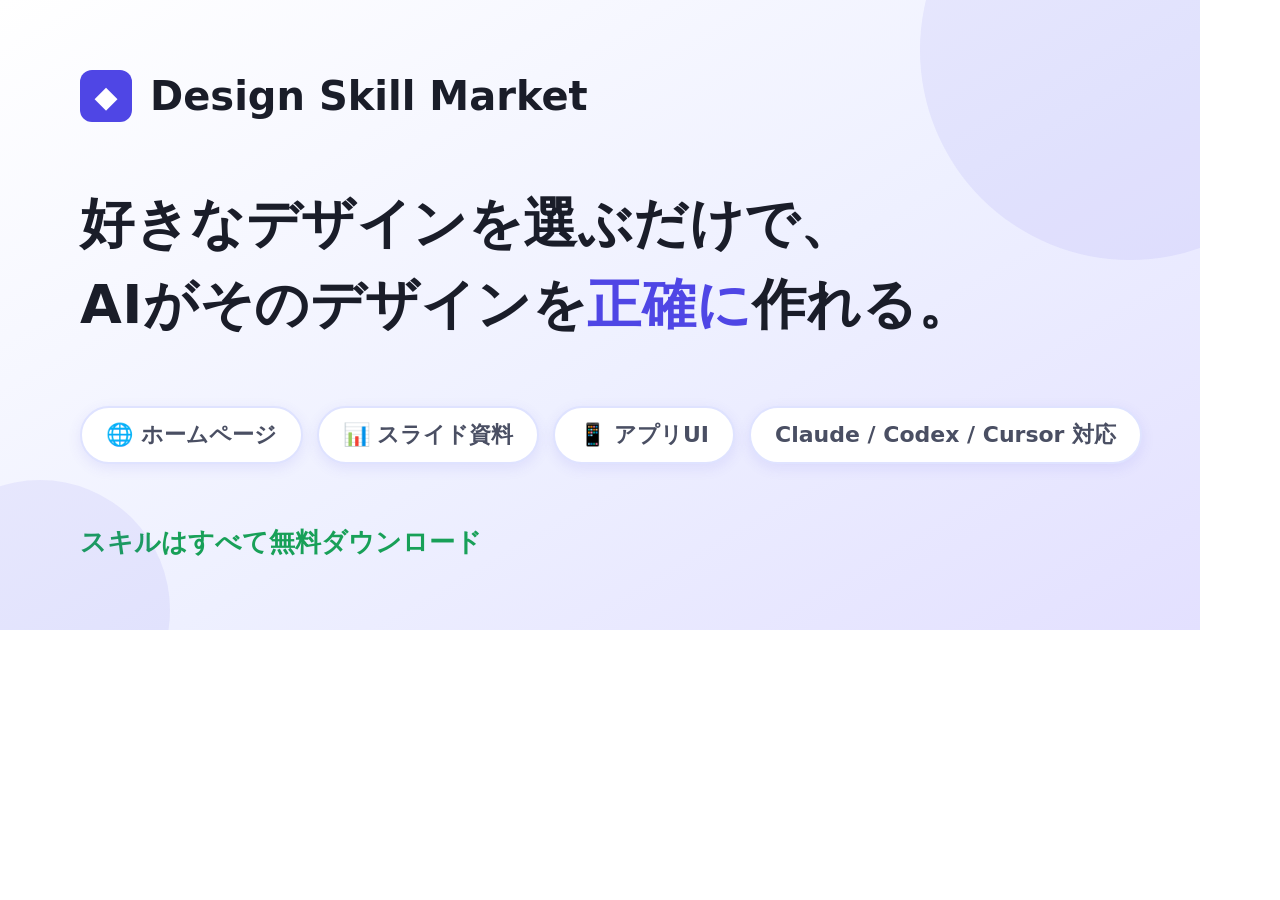
<file: ogp.html>
<!DOCTYPE html>
<html lang="ja">
<head>
<meta charset="UTF-8">
<style>
  * { margin: 0; padding: 0; box-sizing: border-box; }
  body { font-family: "Hiragino Sans", "Yu Gothic", system-ui, sans-serif; }
  .card {
    width: 1200px; height: 630px; position: relative; overflow: hidden;
    background: linear-gradient(150deg, #ffffff 0%, #eef0ff 55%, #e3e0ff 100%);
    padding: 70px 80px; display: flex; flex-direction: column; justify-content: space-between;
  }
  .logo { display: flex; align-items: center; gap: 18px; font-size: 40px; font-weight: 800; color: #1a1d29; }
  .mark { width: 52px; height: 52px; border-radius: 12px; background: #4f46e5; display: flex; align-items: center; justify-content: center; }
  .mark span { color: #fff; font-size: 30px; }
  h1 { font-size: 54px; line-height: 1.5; font-weight: 800; color: #1a1d29; letter-spacing: .01em; white-space: nowrap; }
  h1 b { color: #4f46e5; }
  .chips { display: flex; gap: 14px; }
  .chip {
    background: #fff; border: 2px solid #dfe3ff; border-radius: 999px;
    padding: 12px 24px; font-size: 22px; font-weight: 700; color: #4a4f63;
    box-shadow: 0 4px 14px rgba(79,70,229,.10); white-space: nowrap;
  }
  .bottom { display: flex; justify-content: space-between; align-items: center; }
  .free { font-size: 26px; font-weight: 800; color: #18a058; }
  .deco { position: absolute; border-radius: 50%; background: #4f46e5; opacity: .08; }
</style>
</head>
<body>
<div class="card">
  <div class="deco" style="width:420px;height:420px;right:-140px;top:-160px"></div>
  <div class="deco" style="width:260px;height:260px;left:-90px;bottom:-110px"></div>
  <div class="logo"><div class="mark"><span>◆</span></div> Design Skill Market</div>
  <h1>好きなデザインを選ぶだけで、<br>AIがそのデザインを<b>正確に</b>作れる。</h1>
  <div class="chips">
    <div class="chip">🌐 ホームページ</div>
    <div class="chip">📊 スライド資料</div>
    <div class="chip">📱 アプリUI</div>
    <div class="chip">Claude / Codex / Cursor 対応</div>
  </div>
  <div class="bottom">
    <div class="free">スキルはすべて無料ダウンロード</div>
  </div>
</div>
</body>
</html>
</file>
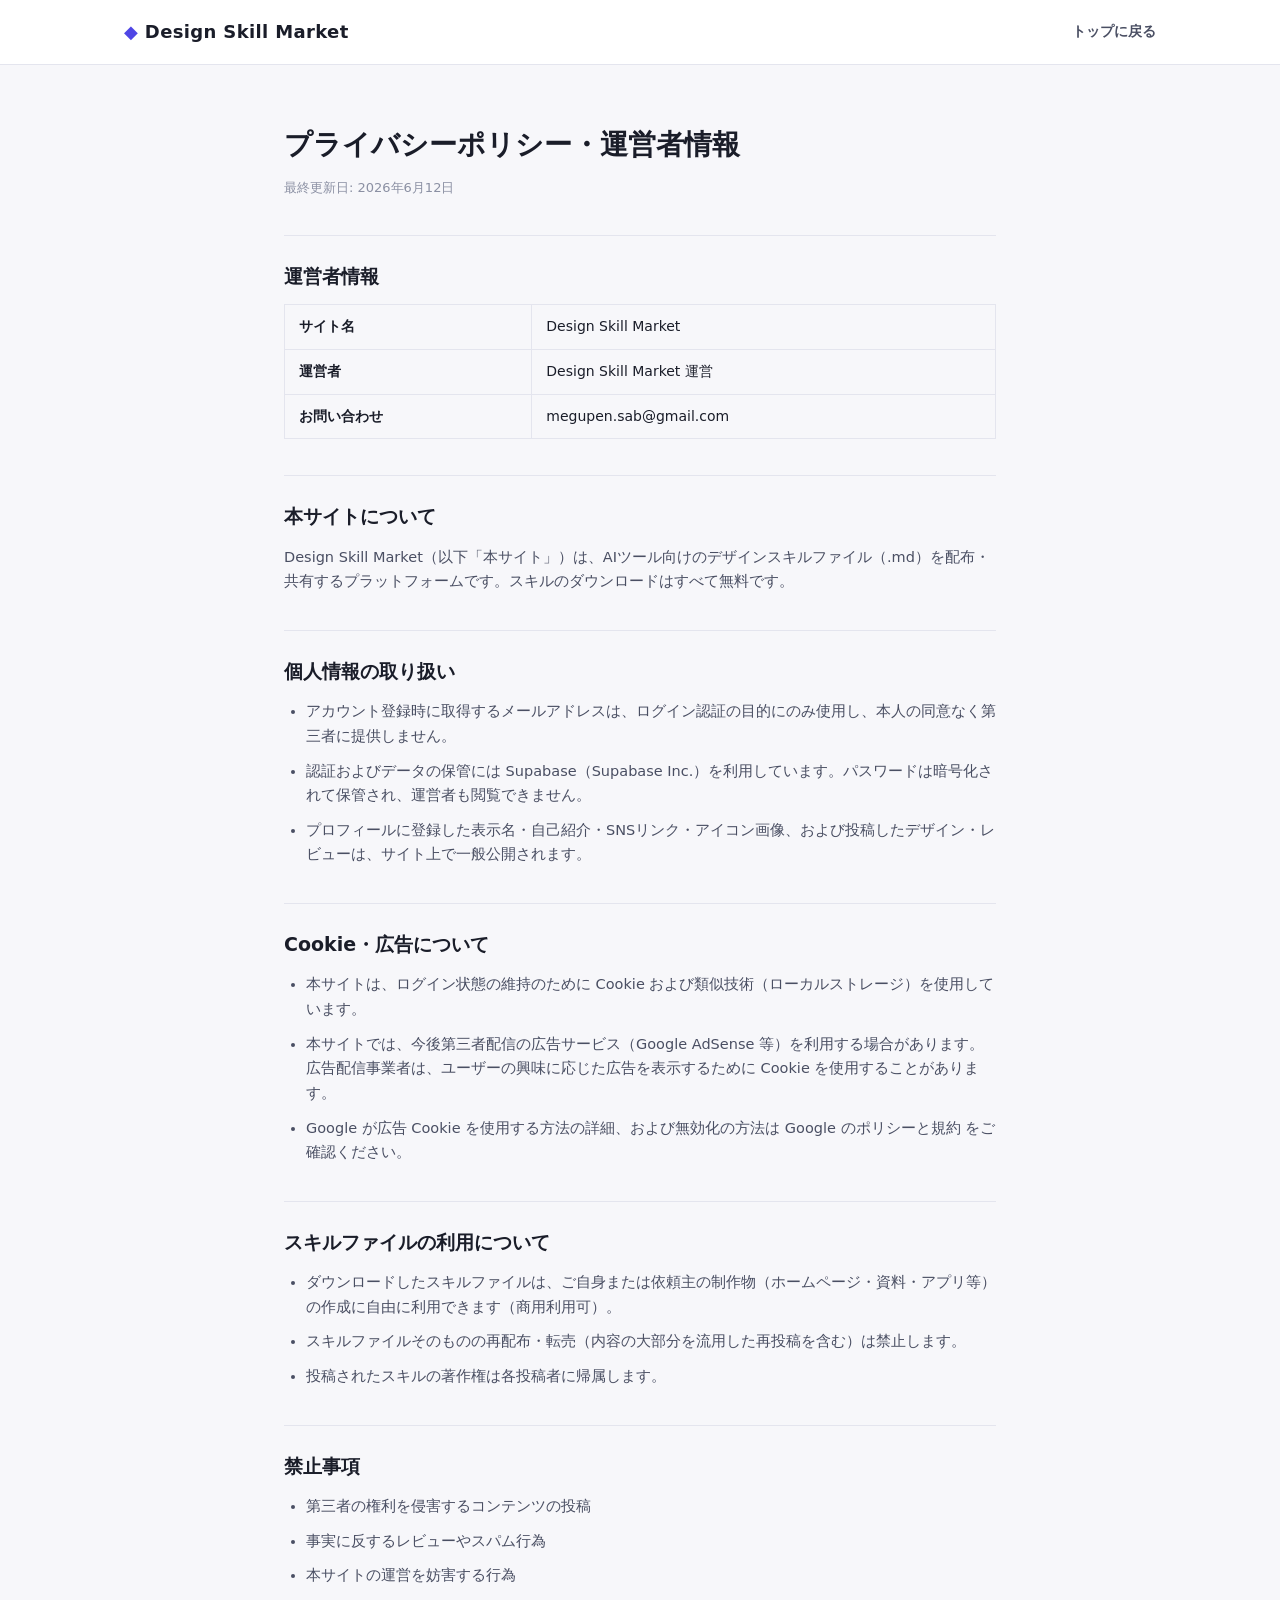
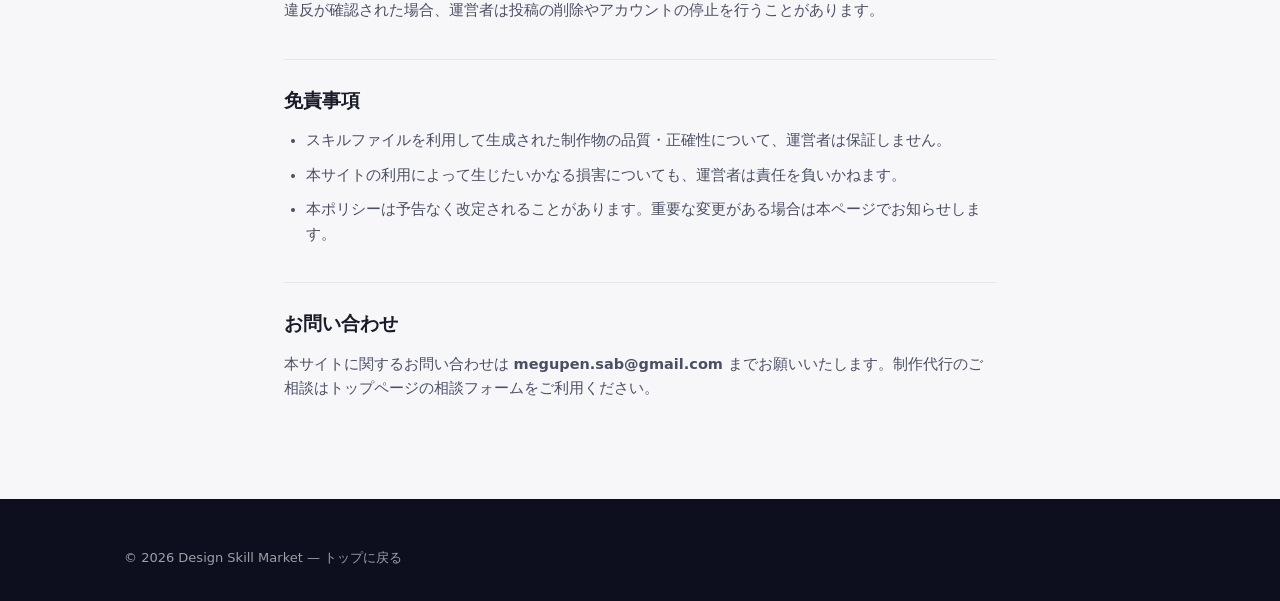
<file: privacy.html>
<!DOCTYPE html>
<html lang="ja">
<head>
<meta charset="UTF-8">
<meta name="viewport" content="width=device-width, initial-scale=1.0">
<title>プライバシーポリシー・運営者情報 | Design Skill Market</title>
<meta name="robots" content="noindex">
<link rel="icon" type="image/svg+xml" href="favicon.svg">
<link rel="stylesheet" href="styles.css">
<style>
  .policy { max-width: 760px; margin: 0 auto; padding: 56px 24px 88px; }
  .policy h1 { font-size: 28px; font-weight: 800; margin-bottom: 8px; }
  .policy .updated { color: var(--ink-faint); font-size: 13px; margin-bottom: 36px; }
  .policy h2 { font-size: 19px; font-weight: 800; margin: 36px 0 12px; padding-top: 24px; border-top: 1px solid var(--line); }
  .policy p, .policy li { font-size: 14.5px; color: var(--ink-soft); margin-bottom: 10px; }
  .policy ul { padding-left: 22px; }
  .policy table { border-collapse: collapse; width: 100%; font-size: 14px; }
  .policy th, .policy td { border: 1px solid var(--line); padding: 10px 14px; text-align: left; }
  .policy th { background: var(--bg); white-space: nowrap; }
</style>
</head>
<body>

<header class="site-header">
  <div class="container header-inner">
    <a class="logo" href="./"><span class="logo-mark">◆</span> Design Skill Market</a>
    <nav class="nav"><a href="./">トップに戻る</a></nav>
  </div>
</header>

<main class="policy">
  <h1>プライバシーポリシー・運営者情報</h1>
  <p class="updated">最終更新日: 2026年6月12日</p>

  <h2>運営者情報</h2>
  <table>
    <tr><th>サイト名</th><td>Design Skill Market</td></tr>
    <tr><th>運営者</th><td>Design Skill Market 運営</td></tr>
    <tr><th>お問い合わせ</th><td>megupen.sab@gmail.com</td></tr>
  </table>

  <h2>本サイトについて</h2>
  <p>Design Skill Market（以下「本サイト」）は、AIツール向けのデザインスキルファイル（.md）を配布・共有するプラットフォームです。スキルのダウンロードはすべて無料です。</p>

  <h2>個人情報の取り扱い</h2>
  <ul>
    <li>アカウント登録時に取得するメールアドレスは、ログイン認証の目的にのみ使用し、本人の同意なく第三者に提供しません。</li>
    <li>認証およびデータの保管には Supabase（Supabase Inc.）を利用しています。パスワードは暗号化されて保管され、運営者も閲覧できません。</li>
    <li>プロフィールに登録した表示名・自己紹介・SNSリンク・アイコン画像、および投稿したデザイン・レビューは、サイト上で一般公開されます。</li>
  </ul>

  <h2>Cookie・広告について</h2>
  <ul>
    <li>本サイトは、ログイン状態の維持のために Cookie および類似技術（ローカルストレージ）を使用しています。</li>
    <li>本サイトでは、今後第三者配信の広告サービス（Google AdSense 等）を利用する場合があります。広告配信事業者は、ユーザーの興味に応じた広告を表示するために Cookie を使用することがあります。</li>
    <li>Google が広告 Cookie を使用する方法の詳細、および無効化の方法は <a href="https://policies.google.com/technologies/ads?hl=ja" target="_blank" rel="noopener">Google のポリシーと規約</a> をご確認ください。</li>
  </ul>

  <h2>スキルファイルの利用について</h2>
  <ul>
    <li>ダウンロードしたスキルファイルは、ご自身または依頼主の制作物（ホームページ・資料・アプリ等）の作成に自由に利用できます（商用利用可）。</li>
    <li>スキルファイルそのものの再配布・転売（内容の大部分を流用した再投稿を含む）は禁止します。</li>
    <li>投稿されたスキルの著作権は各投稿者に帰属します。</li>
  </ul>

  <h2>禁止事項</h2>
  <ul>
    <li>第三者の権利を侵害するコンテンツの投稿</li>
    <li>事実に反するレビューやスパム行為</li>
    <li>本サイトの運営を妨害する行為</li>
  </ul>
  <p>違反が確認された場合、運営者は投稿の削除やアカウントの停止を行うことがあります。</p>

  <h2>免責事項</h2>
  <ul>
    <li>スキルファイルを利用して生成された制作物の品質・正確性について、運営者は保証しません。</li>
    <li>本サイトの利用によって生じたいかなる損害についても、運営者は責任を負いかねます。</li>
    <li>本ポリシーは予告なく改定されることがあります。重要な変更がある場合は本ページでお知らせします。</li>
  </ul>

  <h2>お問い合わせ</h2>
  <p>本サイトに関するお問い合わせは <b>megupen.sab@gmail.com</b> までお願いいたします。制作代行のご相談は<a href="./#order">トップページの相談フォーム</a>をご利用ください。</p>
</main>

<footer class="site-footer">
  <div class="container">
    <p>© 2026 Design Skill Market — <a href="./">トップに戻る</a></p>
  </div>
</footer>

</body>
</html>
</file>
<file: styles.css>
/* ===== Design Skill Market ===== */
:root {
  --ink: #1a1d29;
  --ink-soft: #4a4f63;
  --ink-faint: #8b90a3;
  --bg: #f7f7fa;
  --surface: #ffffff;
  --line: #e4e5ee;
  --accent: #4f46e5;
  --accent-dark: #3c34c4;
  --accent-soft: #eef0ff;
  --star: #f5a623;
  --violet: #8b5cf6;
  --grad: linear-gradient(135deg, #4f46e5, #8b5cf6);
  --dark: #0d0f1e;
  --radius: 14px;
  --shadow: 0 2px 10px rgba(26, 29, 41, .06);
  --shadow-hover: 0 10px 28px rgba(26, 29, 41, .12);
  font-family: "Hiragino Sans", "Hiragino Kaku Gothic ProN", "Yu Gothic", system-ui, sans-serif;
}

* { margin: 0; padding: 0; box-sizing: border-box; }
html { scroll-behavior: smooth; }
body { background: var(--bg); color: var(--ink); line-height: 1.7; }

/* キーボード操作時のフォーカス可視化（クリック可能なカスタム要素すべてに適用） */
[role="button"]:focus-visible,
[role="radio"]:focus-visible,
.genre-tab:focus-visible,
.hero-genres span:focus-visible,
.gallery-thumb:focus-visible,
.creator-box-head:focus-visible,
.card-creator:focus-visible,
.gallery-img:focus-visible,
.nav-toggle:focus-visible {
  outline: 2px solid var(--accent); outline-offset: 2px;
}
img { max-width: 100%; }
a { color: inherit; text-decoration: none; }

.container { max-width: 1080px; margin: 0 auto; padding: 0 24px; }

/* ----- header ----- */
.site-header {
  position: sticky; top: 0; z-index: 100;
  background: rgba(255, 255, 255, .92); backdrop-filter: blur(8px);
  border-bottom: 1px solid var(--line);
}
.header-inner { display: flex; align-items: center; justify-content: space-between; height: 64px; }
.logo { font-weight: 800; font-size: 18px; letter-spacing: .02em; }
.logo-mark { color: var(--accent); }
.nav { display: flex; gap: 28px; align-items: center; font-size: 14px; font-weight: 600; color: var(--ink-soft); }
.nav a:hover { color: var(--accent); }
.nav .nav-post {
  background: var(--accent-soft); color: var(--accent);
  padding: 8px 18px; border-radius: 999px; transition: .15s;
}
.nav .nav-post:hover { background: var(--accent); color: #fff; }

.nav-toggle {
  display: none; flex-direction: column; justify-content: center; align-items: center; gap: 5px;
  width: 40px; height: 40px; border: none; background: none; cursor: pointer; padding: 0; flex-shrink: 0;
}
.nav-toggle-bar { display: block; width: 22px; height: 2px; background: var(--ink); border-radius: 2px; transition: transform .2s, opacity .2s; }
.nav-toggle.open .nav-toggle-bar:nth-child(1) { transform: translateY(7px) rotate(45deg); }
.nav-toggle.open .nav-toggle-bar:nth-child(2) { opacity: 0; }
.nav-toggle.open .nav-toggle-bar:nth-child(3) { transform: translateY(-7px) rotate(-45deg); }

/* ----- hero ----- */
.hero {
  position: relative; overflow: hidden;
  padding: 104px 0 56px; color: #fff;
  background:
    radial-gradient(640px 420px at 88% -12%, rgba(139, 92, 246, .32), transparent 62%),
    radial-gradient(720px 520px at -12% 112%, rgba(79, 70, 229, .30), transparent 62%),
    var(--dark);
}
.hero::before {
  content: ""; position: absolute; inset: 0; pointer-events: none;
  background:
    repeating-linear-gradient(0deg, rgba(255, 255, 255, .035) 0 1px, transparent 1px 72px),
    repeating-linear-gradient(90deg, rgba(255, 255, 255, .035) 0 1px, transparent 1px 72px);
  mask-image: radial-gradient(900px 600px at 50% 0%, #000 30%, transparent 80%);
  -webkit-mask-image: radial-gradient(900px 600px at 50% 0%, #000 30%, transparent 80%);
}
.hero .container { position: relative; }
.hero-eyebrow {
  display: inline-block; color: #c9c7ff; font-weight: 700; font-size: 12.5px;
  letter-spacing: .14em; margin-bottom: 20px;
  border: 1px solid rgba(201, 199, 255, .35); border-radius: 999px; padding: 7px 16px;
}
.hero h1 { font-size: clamp(28px, 4.6vw, 48px); line-height: 1.4; font-weight: 800; letter-spacing: -.01em; margin-bottom: 22px; }
.hero h1 strong {
  background: linear-gradient(90deg, #a5b4fc, #c4b5fd, #a5b4fc);
  background-size: 200% auto;
  -webkit-background-clip: text; background-clip: text; color: transparent;
  animation: grad-shift 5s ease-in-out infinite alternate;
}
.hero-lead { color: rgba(255, 255, 255, .72); font-size: 16px; margin-bottom: 34px; }
.hero-lead b { color: #fff; }
.hero-actions { display: flex; gap: 14px; flex-wrap: wrap; }
.hero .btn-ghost { background: transparent; color: #fff; border-color: rgba(255, 255, 255, .35); }
.hero .btn-ghost:hover { background: rgba(255, 255, 255, .08); border-color: #fff; }
.hero-stats { display: flex; gap: 28px; flex-wrap: wrap; margin-top: 34px; font-size: 13.5px; color: rgba(255, 255, 255, .62); }
.hero-stats span { display: flex; align-items: center; gap: 8px; }
.hero-stats span::before { content: ""; width: 6px; height: 6px; border-radius: 50%; background: var(--grad); }
.hero-stats b { color: #fff; }

/* ----- buttons ----- */
.btn {
  display: inline-block; padding: 13px 28px; border-radius: 999px;
  font-weight: 700; font-size: 15px; cursor: pointer; border: none; transition: .18s;
}
.btn-primary { background: var(--grad); color: #fff; box-shadow: 0 6px 20px rgba(79, 70, 229, .35); }
.btn-primary:hover { filter: brightness(1.08); transform: translateY(-1px); box-shadow: 0 10px 26px rgba(79, 70, 229, .45); }
.btn-ghost { background: #fff; color: var(--accent); border: 1.5px solid var(--accent); }
.btn-ghost:hover { background: var(--accent-soft); }
.btn-block { width: 100%; }
.submit-actions { display: flex; gap: 12px; align-items: center; grid-column: 1 / -1; }
.submit-actions .btn-block { width: auto; flex: 1; }
.nice-form input[type="file"] { padding: 9px 12px; cursor: pointer; background: #fff; }
.img-previews { display: flex; flex-wrap: wrap; gap: 10px; margin: 2px 0 16px; }
.img-preview { position: relative; width: 104px; height: 78px; border-radius: 8px; overflow: hidden; border: 1px solid var(--line); }
.img-preview img { width: 100%; height: 100%; object-fit: cover; display: block; }
.img-remove {
  position: absolute; top: 3px; right: 3px; width: 20px; height: 20px; border-radius: 50%;
  border: none; background: rgba(0,0,0,.6); color: #fff; font-size: 14px; line-height: 1; cursor: pointer;
  display: flex; align-items: center; justify-content: center; padding: 0;
}
.img-remove:hover { background: rgba(0,0,0,.85); }

/* ----- sections ----- */
.section-eyebrow {
  text-align: center; color: var(--accent); font-weight: 800; font-size: 12px;
  letter-spacing: .22em; margin-bottom: 10px;
}
.section-title { font-size: clamp(24px, 3vw, 30px); font-weight: 800; text-align: center; margin-bottom: 12px; letter-spacing: -.01em; }
.section-lead { text-align: center; color: var(--ink-soft); margin-bottom: 40px; }

.about { padding: 72px 0; background: var(--surface); }
.about .section-title { margin-bottom: 40px; }
.steps { display: grid; grid-template-columns: repeat(3, 1fr); gap: 24px; }
.step { background: var(--bg); border: 1px solid var(--line); border-radius: var(--radius); padding: 28px 24px; transition: .2s; }
.step:hover { border-color: #c9c7ff; box-shadow: var(--shadow-hover); transform: translateY(-3px); }
.step-num {
  width: 40px; height: 40px; border-radius: 50%; background: var(--grad); color: #fff;
  display: flex; align-items: center; justify-content: center; font-weight: 800; margin-bottom: 14px;
  box-shadow: 0 4px 12px rgba(79, 70, 229, .3);
}
.step h3 { font-size: 17px; margin-bottom: 8px; }
.step p { font-size: 14px; color: var(--ink-soft); }

/* ----- gallery ----- */
.gallery { padding: 72px 0; }
.card-grid { display: grid; grid-template-columns: repeat(3, 1fr); gap: 26px; }

.design-card {
  background: var(--surface); border-radius: var(--radius); overflow: hidden;
  box-shadow: var(--shadow); cursor: pointer; transition: .2s;
  border: 1px solid var(--line); display: flex; flex-direction: column;
  position: relative;
}
.design-card:hover { transform: translateY(-4px); box-shadow: var(--shadow-hover); }
.card-body { padding: 18px 20px 20px; flex: 1; display: flex; flex-direction: column; gap: 8px; }
.card-tags { display: flex; gap: 6px; flex-wrap: wrap; }
.tag {
  font-size: 11px; font-weight: 700; color: var(--accent);
  background: var(--accent-soft); border-radius: 999px; padding: 3px 10px;
}
.card-title { font-size: 17px; font-weight: 800; }
.card-desc { font-size: 13px; color: var(--ink-soft); flex: 1; }
.card-meta { display: flex; align-items: center; justify-content: space-between; font-size: 13px; }
.stars { color: var(--star); letter-spacing: 2px; font-size: 14px; }
.stars .off { color: #d8d9e4; }
.rating-num { font-weight: 700; margin-left: 6px; color: var(--ink); }
.review-count { color: var(--ink-faint); }
.dl-count { color: var(--ink-faint); font-size: 12px; }

/* ----- CSS製サムネイル ----- */
.thumb { height: 170px; position: relative; overflow: hidden; padding: 18px 22px; display: flex; flex-direction: column; gap: 8px; }
.thumb .t-bar { height: 8px; border-radius: 4px; }
.thumb .t-dot { width: 22px; height: 22px; border-radius: 50%; }
.thumb .t-block { border-radius: 6px; flex: 1; }
.thumb .t-row { display: flex; gap: 8px; flex: 1; }
.thumb .t-col { flex: 1; border-radius: 6px; }

/* ----- detail ----- */
.detail-container { padding: 48px 24px 80px; }
.back-link {
  background: none; border: none; color: var(--accent); font-weight: 700;
  font-size: 14px; cursor: pointer; margin-bottom: 24px; padding: 4px 0;
}
.back-link:hover { text-decoration: underline; }

.detail-head { display: grid; grid-template-columns: 1.1fr 1fr; gap: 36px; margin-bottom: 48px; align-items: start; }
.detail-thumb { border-radius: var(--radius); overflow: hidden; box-shadow: var(--shadow-hover); border: 1px solid var(--line); }
.detail-thumb .thumb { height: 300px; }
.detail-info h1 { font-size: 30px; font-weight: 800; margin: 8px 0 12px; }
.detail-info .card-tags { margin-bottom: 4px; }
.detail-rating { display: flex; align-items: center; gap: 8px; margin-bottom: 18px; font-size: 15px; }
.detail-desc { color: var(--ink-soft); margin-bottom: 22px; }
.feature-list { list-style: none; margin-bottom: 28px; }
.feature-list li { padding-left: 26px; position: relative; margin-bottom: 8px; font-size: 14px; }
.feature-list li::before { content: "✓"; position: absolute; left: 0; color: var(--accent); font-weight: 800; }
.detail-actions { display: flex; gap: 12px; flex-wrap: wrap; }

/* ----- reviews ----- */
.reviews { background: var(--surface); border-radius: var(--radius); border: 1px solid var(--line); padding: 32px; }
.reviews h2 { font-size: 21px; margin-bottom: 20px; }
.review-item { border-bottom: 1px solid var(--line); padding: 16px 0; }
.review-item:last-of-type { border-bottom: none; }
.review-head { display: flex; align-items: center; gap: 10px; margin-bottom: 6px; }
.review-name { font-weight: 700; font-size: 14px; }
.review-date { color: var(--ink-faint); font-size: 12px; }
.review-text { font-size: 14px; color: var(--ink-soft); }

.review-form { margin-top: 28px; padding-top: 24px; border-top: 2px solid var(--line); }
.review-form h3 { font-size: 16px; margin-bottom: 14px; }
.star-input { display: flex; gap: 4px; font-size: 28px; cursor: pointer; margin-bottom: 12px; }
.star-input span { color: #d8d9e4; transition: .1s; }
.star-input span.on { color: var(--star); }
.review-form input[type="text"], .review-form textarea, .order-form input, .order-form select, .order-form textarea,
.nice-form input, .nice-form select, .nice-form textarea {
  width: 100%; border: 1.5px solid var(--line); border-radius: 10px;
  padding: 11px 14px; font-size: 14px; font-family: inherit; background: #fff;
  margin-top: 6px;
}
.review-form input:focus, .review-form textarea:focus, .order-form input:focus, .order-form select:focus, .order-form textarea:focus,
.nice-form input:focus, .nice-form select:focus, .nice-form textarea:focus {
  outline: none; border-color: var(--accent);
}
.review-form label, .order-form label, .nice-form label { display: block; font-size: 13px; font-weight: 700; margin-bottom: 14px; }
.nice-form input[type="color"] { height: 44px; padding: 4px; cursor: pointer; }

/* ----- order ----- */
.order { padding: 72px 0 88px; }
.order-box {
  background: var(--ink); color: #fff; border-radius: 22px; padding: 52px;
  display: grid; grid-template-columns: 1.1fr 1fr; gap: 48px;
}
.order-text h2 { font-size: 26px; line-height: 1.5; margin-bottom: 16px; }
.order-text p { color: #c6c9d8; font-size: 14px; margin-bottom: 20px; }
.order-points { list-style: none; }
.order-points li { padding-left: 26px; position: relative; margin-bottom: 10px; font-size: 14px; }
.order-points li::before { content: "✓"; position: absolute; left: 0; color: #9da4ff; font-weight: 800; }
.order-form { background: #fff; border-radius: var(--radius); padding: 28px; color: var(--ink); }
.order-note { font-size: 12px; color: var(--ink-faint); margin-top: 10px; text-align: center; }

/* ----- hero genres ----- */
.hero-genres { display: flex; gap: 10px; flex-wrap: wrap; margin-top: 20px; }
.hero-genres span {
  background: rgba(255, 255, 255, .06); border: 1px solid rgba(255, 255, 255, .16); border-radius: 999px;
  padding: 8px 18px; font-size: 13px; font-weight: 700; color: rgba(255, 255, 255, .82);
  cursor: pointer; transition: .15s;
}
.hero-genres span:hover { border-color: var(--violet); color: #fff; background: rgba(139, 92, 246, .18); }

/* ----- genre tabs ----- */
.genre-tabs { display: flex; gap: 10px; flex-wrap: wrap; justify-content: center; margin-bottom: 22px; }
.genre-tab {
  border: 1.5px solid var(--line); background: #fff; border-radius: 999px;
  padding: 11px 22px; font-size: 14px; font-weight: 700; color: var(--ink-soft);
  cursor: pointer; font-family: inherit; transition: .15s;
}
.genre-tab:hover { border-color: var(--accent); color: var(--accent); }
.genre-tab.active { background: var(--grad); border-color: transparent; color: #fff; box-shadow: 0 4px 14px rgba(79, 70, 229, .3); }

.tag-genre { background: var(--ink); color: #fff; }

/* ----- detail gallery（使用例ビューア） ----- */
.detail-gallery { display: flex; flex-direction: column; gap: 10px; }
.gallery-main {
  border-radius: var(--radius); overflow: hidden; border: 1px solid var(--line);
  box-shadow: var(--shadow-hover); background: #fff;
}
.sample-stage {
  height: 340px; display: flex; align-items: center; justify-content: center;
  padding: 18px;
}
.gallery-img { width: 100%; height: 340px; object-fit: contain; display: block; background: #f0f1f6; cursor: zoom-in; }
.gallery-img.img-tall { object-fit: cover; object-position: top; }
.gallery-img.expanded { height: auto; max-height: none; object-fit: contain; cursor: zoom-out; }
.gallery-thumbs { display: flex; gap: 8px; flex-wrap: wrap; }
.gallery-thumb {
  border: 1.5px solid var(--line); background: #fff; border-radius: 999px;
  padding: 7px 14px; font-size: 12px; font-weight: 700; color: var(--ink-soft);
  cursor: pointer; font-family: inherit;
}
.gallery-thumb.active { background: var(--accent); border-color: var(--accent); color: #fff; }

/* ----- LP sections（Amazon風 商品説明） ----- */
.lp-section {
  background: var(--surface); border: 1px solid var(--line); border-radius: var(--radius);
  padding: 30px 32px; margin-bottom: 24px;
}
.lp-section h2 { font-size: 19px; font-weight: 800; margin-bottom: 14px; }
.lp-section p { font-size: 14.5px; color: var(--ink-soft); margin-bottom: 12px; }
.lp-highlight { background: var(--accent-soft); border-color: #dfe3ff; }
.highlight-list { list-style: none; }
.highlight-list li {
  padding: 10px 0 10px 30px; position: relative; font-size: 14.5px; font-weight: 600;
  border-bottom: 1px dashed #d6daf5;
}
.highlight-list li:last-child { border-bottom: none; }
.highlight-list li::before { content: "👍"; position: absolute; left: 0; }
.lp-tools { font-size: 12.5px; color: var(--ink-faint); border-top: 1px solid var(--line); padding-top: 12px; margin-top: 4px; }

/* ----- avatar image ----- */
.avatar { overflow: hidden; }
.avatar img { width: 100%; height: 100%; object-fit: cover; border-radius: 50%; display: block; }
.avatar-input-row { display: flex; gap: 14px; align-items: center; margin-top: 6px; }
.avatar-input-row .avatar-lg { width: 56px; height: 56px; font-size: 22px; flex-shrink: 0; }
.avatar-input-row input { flex: 1; margin-top: 0 !important; }
.admin-row { margin-top: 14px; font-size: 13px; color: var(--ink-soft); }

/* ----- search & filter toolbar ----- */
.toolbar {
  background: var(--surface); border: 1px solid var(--line); border-radius: var(--radius);
  padding: 20px 22px 14px; margin-bottom: 28px; box-shadow: var(--shadow);
}
.search-box {
  width: 100%; border: 1.5px solid var(--line); border-radius: 999px;
  padding: 13px 22px; font-size: 15px; font-family: inherit; background: var(--bg);
  margin-bottom: 14px;
}
.search-box:focus { outline: none; border-color: var(--accent); background: #fff; }
.filter-row { display: flex; gap: 14px; flex-wrap: wrap; align-items: flex-end; }
.filter-row label { font-size: 12px; font-weight: 700; color: var(--ink-soft); flex: 1; min-width: 130px; }
.filter-row select {
  display: block; width: 100%; margin-top: 5px;
  border: 1.5px solid var(--line); border-radius: 10px; padding: 9px 10px;
  font-size: 13px; font-family: inherit; background: #fff; cursor: pointer;
}
.filter-row select:focus { outline: none; border-color: var(--accent); }
.clear-filters {
  background: none; border: none; color: var(--ink-faint); font-size: 12px;
  font-weight: 700; cursor: pointer; padding: 10px 4px; white-space: nowrap;
}
.clear-filters:hover { color: var(--accent); text-decoration: underline; }
.result-count { font-size: 12px; color: var(--ink-faint); margin-top: 12px; }
.no-hit { grid-column: 1 / -1; text-align: center; padding: 40px 0; }

/* ----- badges ----- */
.badge-row {
  position: absolute; top: 10px; left: 10px; right: 10px; z-index: 2;
  display: flex; justify-content: space-between; pointer-events: none;
}
.badge {
  font-size: 11px; font-weight: 800; padding: 4px 12px; border-radius: 999px;
  box-shadow: 0 1px 4px rgba(0,0,0,.18);
}
.badge-free { background: #18a058; color: #fff; }
.badge-paid { background: #f5a623; color: #fff; }
.badge-sample { background: #5b6270; color: #fff; }
.badge-new { background: #e0455a; color: #fff; margin-left: auto; }
.detail-rating .badge { box-shadow: none; }

/* 実画像サムネイル */
.thumb-photo { padding: 0; }
.thumb-photo img {
  width: 100%; height: 100%; object-fit: cover; object-position: top; display: block;
}

/* ----- modal（広告・購入） ----- */
.modal-overlay {
  position: fixed; inset: 0; background: rgba(20, 22, 35, .6); z-index: 500;
  display: flex; align-items: center; justify-content: center; padding: 20px;
  backdrop-filter: blur(3px);
}
.modal {
  background: #fff; border-radius: 18px; max-width: 480px; width: 100%;
  padding: 26px 28px; box-shadow: 0 24px 60px rgba(0,0,0,.3);
  animation: modal-in .22s ease;
}
.modal:focus { outline: none; }
@keyframes modal-in { from { transform: translateY(16px); opacity: 0; } to { transform: none; opacity: 1; } }
.modal-title { font-size: 18px; font-weight: 800; margin-bottom: 16px; }
.ad-label {
  display: inline-block; font-size: 10px; font-weight: 700; color: var(--ink-faint);
  border: 1px solid var(--line); border-radius: 4px; padding: 2px 8px; margin-bottom: 12px;
}
.ad-box {
  background: linear-gradient(145deg, var(--accent-soft), #f6e9ff);
  border-radius: 12px; padding: 22px; margin-bottom: 16px;
}
.dl-safety {
  font-size: 12px; line-height: 1.65; color: #7c4a02;
  background: #fff7ed; border: 1px solid #fed7aa;
  border-radius: 10px; padding: 10px 12px; margin: 0 0 14px;
}
.ad-eyebrow { font-size: 12px; font-weight: 700; color: var(--accent); margin-bottom: 8px; }
.ad-title { font-size: 18px; font-weight: 800; line-height: 1.5; margin-bottom: 10px; }
.ad-text { font-size: 13px; color: var(--ink-soft); margin-bottom: 14px; }
.ad-footer { display: flex; align-items: center; justify-content: space-between; gap: 12px; flex-wrap: wrap; }
.ad-note { font-size: 11px; color: var(--ink-faint); }
.purchase-row {
  display: flex; justify-content: space-between; align-items: center; gap: 12px;
  background: var(--bg); border-radius: 12px; padding: 16px 18px; margin-bottom: 14px;
}
.purchase-name { font-weight: 800; font-size: 15px; }
.purchase-creator { font-size: 12px; color: var(--ink-soft); }
.purchase-price { font-size: 22px; font-weight: 800; color: var(--accent); }

/* ----- creator / account ----- */
.nav-post { color: var(--accent); }
.nav-account {
  background: var(--accent-soft); padding: 7px 16px; border-radius: 999px; color: var(--accent);
}
.nav-account:hover { background: #e0e3ff; }

.avatar {
  display: inline-flex; align-items: center; justify-content: center;
  border-radius: 50%; color: #fff; font-weight: 800; flex-shrink: 0;
}
.avatar-sm { width: 26px; height: 26px; font-size: 12px; }
.avatar-lg { width: 88px; height: 88px; font-size: 36px; }

.card-creator {
  display: flex; align-items: center; gap: 8px; font-size: 13px;
  color: var(--ink-soft); padding: 4px 0;
  background: none; border: none; font-family: inherit; cursor: pointer; text-align: left;
}
.card-creator:hover .creator-name { color: var(--accent); text-decoration: underline; }
.creator-name { font-weight: 700; }

.creator-box {
  background: var(--accent-soft); border-radius: 12px; padding: 14px 16px; margin-bottom: 18px;
}
.creator-box-head { display: flex; align-items: center; gap: 12px; cursor: pointer; }
.creator-box-head:hover .creator-box-name { text-decoration: underline; }
.creator-box-name { font-weight: 800; font-size: 14px; }
.creator-box-hint { font-size: 12px; color: var(--accent); }
.creator-box-bio { font-size: 12.5px; color: var(--ink-soft); margin: 10px 0 0; line-height: 1.6; }
.creator-box .link-chips { margin: 12px 0 0; }

.creator-head {
  display: flex; gap: 28px; align-items: flex-start;
  background: var(--surface); border: 1px solid var(--line); border-radius: var(--radius);
  padding: 36px; margin-bottom: 40px;
}
.creator-head-info h1 { font-size: 26px; font-weight: 800; margin-bottom: 8px; }
.creator-bio { color: var(--ink-soft); font-size: 14px; margin-bottom: 14px; }
.link-chips { display: flex; gap: 10px; flex-wrap: wrap; margin-bottom: 16px; }
.link-chip {
  font-size: 13px; font-weight: 700; padding: 7px 16px; border-radius: 999px;
  border: 1.5px solid var(--line); background: #fff; transition: .15s;
}
.link-chip:hover { border-color: var(--accent); color: var(--accent); }
.creator-stats { display: flex; gap: 22px; font-size: 14px; color: var(--ink-soft); }
.creator-stats b { color: var(--ink); font-size: 18px; }
.works-title { font-size: 21px; font-weight: 800; margin-bottom: 20px; }

.narrow { max-width: 860px; }
.panel {
  background: var(--surface); border: 1px solid var(--line); border-radius: var(--radius);
  padding: 36px;
}
.panel.center { text-align: center; padding: 56px 36px; }
.panel-title { font-size: 24px; font-weight: 800; margin-bottom: 10px; }
.panel-lead { color: var(--ink-soft); font-size: 14px; margin-bottom: 26px; }
.panel-sub { font-size: 16px; font-weight: 800; margin: 32px 0 16px; padding-top: 24px; border-top: 1px solid var(--line); }
.panel-head-row { display: flex; justify-content: space-between; align-items: center; gap: 12px; flex-wrap: wrap; margin-bottom: 10px; }
.btn-sm { padding: 9px 18px; font-size: 13px; }

.color-row { display: flex; gap: 18px; grid-column: 1 / -1; }
.color-row label { flex: 1; }
#submit-form, #account-form { display: grid; grid-template-columns: 1fr 1fr; column-gap: 20px; }
#submit-form .field-full, #account-form .field-full { grid-column: 1 / -1; }
@media (max-width: 640px) {
  #submit-form, #account-form { grid-template-columns: 1fr; }
}
.form-hint { font-size: 12px; color: var(--ink-faint); margin: -4px 0 16px; }
#sb-skill { font-family: ui-monospace, Menlo, monospace; font-size: 12.5px; line-height: 1.6; }

.my-works { list-style: none; }
.my-work-row {
  display: flex; justify-content: space-between; align-items: center; gap: 12px;
  padding: 12px 0; border-bottom: 1px solid var(--line); font-size: 14px; flex-wrap: wrap;
}
.my-work-main { display: flex; align-items: center; gap: 10px; min-width: 0; }
.my-work-main a { color: var(--accent); font-weight: 700; }
.my-work-main a:hover { text-decoration: underline; }
.my-work-actions { display: flex; align-items: center; gap: 12px; flex-shrink: 0; }
.my-work-dl { font-size: 12px; color: var(--ink-faint); }
.text-danger {
  background: none; border: none; color: #d23b3b; font-size: 12px;
  cursor: pointer; font-weight: 700;
}
.text-danger:hover { text-decoration: underline; }
.empty-note { color: var(--ink-faint); font-size: 14px; }
.empty-note a { color: var(--accent); font-weight: 700; }

/* ----- Googleログイン ----- */
.btn-google {
  width: 100%; display: flex; align-items: center; justify-content: center; gap: 10px;
  background: #fff; color: var(--ink); border: 1.5px solid var(--line);
  border-radius: 999px; padding: 13px 28px; font-weight: 700; font-size: 15px;
}
.btn-google:hover { border-color: #b9bdd1; background: #fafafa; transform: translateY(-1px); }
.auth-divider {
  display: flex; align-items: center; gap: 14px; margin: 22px 0 18px;
  color: var(--ink-faint); font-size: 12px;
}
.auth-divider::before, .auth-divider::after {
  content: ""; flex: 1; height: 1px; background: var(--line);
}

/* ----- design picker（代行フォームのデザイン選択） ----- */
.design-picker { display: flex; gap: 8px; margin-top: 6px; }
.design-picker input[type="text"] {
  margin-top: 0; cursor: pointer; background: #fff;
  overflow: hidden; text-overflow: ellipsis;
}
.picker-btn {
  flex-shrink: 0; padding: 0 20px; border-radius: 10px; border: none;
  background: var(--accent); color: #fff; font-weight: 700; font-size: 13px;
  cursor: pointer; font-family: inherit;
}
.picker-btn:hover { background: var(--accent-dark); }
.picker-list { max-height: 50vh; overflow-y: auto; margin-top: 4px; }
.picker-item {
  display: block; width: 100%; text-align: left; background: none;
  border: none; border-bottom: 1px solid var(--line); padding: 13px 8px;
  cursor: pointer; font-family: inherit;
}
.picker-item:hover { background: var(--accent-soft); }
.picker-title { display: block; font-weight: 800; font-size: 14px; color: var(--ink); margin-bottom: 3px; }
.picker-title .badge { font-size: 10px; padding: 2px 9px; }
.picker-sub { display: block; font-size: 12px; color: var(--ink-faint); }
.picker-sub code {
  background: var(--bg); border: 1px solid var(--line); border-radius: 5px;
  padding: 1px 7px; font-size: 11px;
}
.design-id {
  font-family: ui-monospace, Menlo, monospace; font-size: 11px;
  color: var(--ink-faint); background: var(--bg);
  border: 1px solid var(--line); border-radius: 6px; padding: 2px 9px;
}

/* ----- admin（管理ページ） ----- */
.nav-admin { color: #b45309; }
.stat-grid { display: grid; grid-template-columns: repeat(4, 1fr); gap: 16px; margin-bottom: 28px; }
.stat-card {
  background: var(--surface); border: 1px solid var(--line); border-radius: var(--radius);
  padding: 22px 18px; text-align: center;
}
.stat-num { font-size: 30px; font-weight: 800; color: var(--accent); }
.stat-label { font-size: 12px; color: var(--ink-soft); font-weight: 700; margin-top: 4px; }
.admin-section { margin-bottom: 24px; }
.panel-sub-plain { font-size: 17px; font-weight: 800; margin-bottom: 16px; }
.table-wrap { overflow-x: auto; }
.admin-table { width: 100%; border-collapse: collapse; font-size: 13px; }
.admin-table th {
  text-align: left; color: var(--ink-faint); font-size: 11px; font-weight: 700;
  padding: 8px 10px; border-bottom: 2px solid var(--line); white-space: nowrap;
}
.admin-table td { padding: 11px 10px; border-bottom: 1px solid var(--line); vertical-align: middle; }
.admin-table tr:last-child td { border-bottom: none; }
.admin-table a { color: var(--accent); font-weight: 700; }
.admin-table a:hover { text-decoration: underline; }
.admin-table .stars-cell { color: var(--star); }
.review-body-cell { max-width: 320px; color: var(--ink-soft); }
@media (max-width: 860px) {
  .stat-grid { grid-template-columns: repeat(2, 1fr); }
}

/* ----- side banner ads（ワイド画面のみ。AdSense導入時はこの枠を差し替え） ----- */
.side-ad {
  position: fixed; top: 50%; transform: translateY(-50%);
  width: 170px; z-index: 50; display: none;
}
.side-ad.left { left: 20px; }
.side-ad.right { right: 20px; }
@media (min-width: 1520px) { .side-ad { display: block; } }
.side-ad-box {
  border-radius: 16px; padding: 26px 18px; min-height: 440px;
  display: flex; flex-direction: column; gap: 14px;
  color: #fff; cursor: pointer; box-shadow: var(--shadow-hover);
  transition: .2s;
}
.side-ad-box:hover { transform: translateY(-3px); }
.side-ad-order { background: linear-gradient(165deg, #1a1d29, #343b55); }
.side-ad-post { background: linear-gradient(165deg, #4f46e5, #8b5cf6); }
.side-ad-eyebrow {
  font-size: 11px; font-weight: 800; letter-spacing: .1em;
  background: rgba(255,255,255,.18); border-radius: 999px;
  padding: 5px 12px; align-self: flex-start;
}
.side-ad-box strong { font-size: 24px; line-height: 1.5; font-weight: 800; }
.side-ad-box p { font-size: 12px; line-height: 1.8; color: rgba(255,255,255,.8); flex: 1; }
.side-ad-btn {
  background: #fff; color: var(--ink); border-radius: 999px;
  padding: 11px 14px; font-size: 13px; font-weight: 800; text-align: center;
}
.side-ad-order .side-ad-btn { color: #1a1d29; }
.side-ad-post .side-ad-btn { color: #4f46e5; }

/* ----- toast ----- */
.toast {
  position: fixed; bottom: 28px; left: 50%; transform: translateX(-50%) translateY(80px);
  background: var(--ink); color: #fff; padding: 13px 26px; border-radius: 999px;
  font-size: 14px; font-weight: 600; opacity: 0; transition: .3s; z-index: 999;
  box-shadow: var(--shadow-hover);
}
.toast.show { transform: translateX(-50%) translateY(0); opacity: 1; }

/* ----- FAQ ----- */
.faq { padding: 72px 0 88px; background: var(--surface); }
.faq-list { max-width: 760px; margin: 32px auto 0; display: flex; flex-direction: column; gap: 12px; }
.faq-item {
  background: var(--bg); border: 1px solid var(--line); border-radius: 12px;
  padding: 0 22px; transition: .15s;
}
.faq-item[open] { border-color: #c9c7ff; background: #fff; box-shadow: var(--shadow); }
.faq-item summary {
  list-style: none; cursor: pointer; font-weight: 700; font-size: 15px;
  padding: 18px 32px 18px 0; position: relative; user-select: none;
}
.faq-item summary::-webkit-details-marker { display: none; }
.faq-item summary::after {
  content: "＋"; position: absolute; right: 0; top: 50%; transform: translateY(-50%);
  color: var(--accent); font-weight: 800; transition: .2s;
}
.faq-item[open] summary::after { content: "－"; }
.faq-item p { font-size: 14px; color: var(--ink-soft); padding-bottom: 20px; }

/* ----- footer ----- */
.site-footer { background: var(--dark); color: rgba(255, 255, 255, .6); font-size: 13px; padding: 48px 0 32px; }
.footer-top { display: flex; justify-content: space-between; gap: 48px; margin-bottom: 32px; }
.footer-brand { max-width: 480px; }
.footer-logo { font-weight: 800; font-size: 16px; color: #fff; margin-bottom: 12px; }
.footer-desc { font-size: 13px; line-height: 1.9; }
.footer-nav { display: flex; flex-direction: column; gap: 10px; flex-shrink: 0; }
.footer-nav a { color: rgba(255, 255, 255, .72); font-weight: 600; }
.footer-nav a:hover { color: #fff; }
.footer-copy { border-top: 1px solid rgba(255, 255, 255, .12); padding-top: 22px; text-align: center; font-size: 12px; }

/* ----- LP演出（マーキー・登場アニメ・スクロール表示） ----- */
.hero-marquee {
  margin-top: 56px; display: flex; flex-direction: column; gap: 14px;
  cursor: pointer; position: relative;
}
.marquee-row {
  overflow: hidden;
  -webkit-mask-image: linear-gradient(90deg, transparent, #000 10%, #000 90%, transparent);
  mask-image: linear-gradient(90deg, transparent, #000 10%, #000 90%, transparent);
}
/* アニメーションは app.js が画像ロード後に付与する（先に走らせると width 未確定でカクつくため） */
.marquee-track { display: flex; width: max-content; will-change: transform; }
.marquee-track img {
  height: 128px; width: auto; display: block; margin-right: 12px;
  border-radius: 10px; border: 1px solid rgba(255, 255, 255, .14);
  box-shadow: 0 8px 24px rgba(0, 0, 0, .35);
}
.marquee-reverse .marquee-track { animation-direction: reverse; }
.marquee-row:hover .marquee-track { animation-play-state: paused; }
@keyframes marquee-move { from { transform: translateX(0); } to { transform: translateX(-50%); } }

@keyframes rise { from { opacity: 0; transform: translateY(24px); } to { opacity: 1; transform: none; } }
@keyframes grad-shift { from { background-position: 0% 0; } to { background-position: 100% 0; } }
html.js .hero .container > * { animation: rise .75s cubic-bezier(.2, .7, .3, 1) both; }
html.js .hero .container > *:nth-child(2) { animation-delay: .08s; }
html.js .hero .container > *:nth-child(3) { animation-delay: .16s; }
html.js .hero .container > *:nth-child(4) { animation-delay: .24s; }
html.js .hero .container > *:nth-child(5) { animation-delay: .32s; }
html.js .hero .container > *:nth-child(6) { animation-delay: .4s; }
html.js .hero-marquee { animation: rise 1s .35s cubic-bezier(.2, .7, .3, 1) both; }

html.js .reveal { opacity: 0; transform: translateY(26px); transition: opacity .7s cubic-bezier(.2, .7, .3, 1), transform .7s cubic-bezier(.2, .7, .3, 1); }
html.js .reveal.in { opacity: 1; transform: none; }
html.js .steps .step:nth-child(2) { transition-delay: .1s; }
html.js .steps .step:nth-child(3) { transition-delay: .2s; }
html.js .faq-list .faq-item:nth-child(2) { transition-delay: .06s; }
html.js .faq-list .faq-item:nth-child(3) { transition-delay: .12s; }
html.js .faq-list .faq-item:nth-child(4) { transition-delay: .18s; }
html.js .faq-list .faq-item:nth-child(5) { transition-delay: .24s; }

.thumb-photo img { transition: transform .45s ease; }
.design-card:hover .thumb-photo img { transform: scale(1.05); }
.btn-primary { position: relative; overflow: hidden; }
.btn-primary::after {
  content: ""; position: absolute; top: 0; left: -75%; width: 50%; height: 100%;
  background: linear-gradient(100deg, transparent, rgba(255, 255, 255, .35), transparent);
  transform: skewX(-20deg);
}
.btn-primary:hover::after { animation: shine .6s ease; }
@keyframes shine { to { left: 125%; } }

@media (prefers-reduced-motion: reduce) {
  .marquee-track { animation: none; }
  html.js .hero .container > *, html.js .hero-marquee { animation: none; }
  html.js .reveal { opacity: 1; transform: none; transition: none; }
  .hero h1 strong { animation: none; }
  .btn-primary:hover::after { animation: none; }
}

/* ----- responsive ----- */
@media (max-width: 860px) {
  .card-grid { grid-template-columns: repeat(2, 1fr); }
  .steps { grid-template-columns: 1fr; }
  .order-box { grid-template-columns: 1fr; padding: 32px 24px; }
  .detail-head { grid-template-columns: 1fr; }
  .creator-head { flex-direction: column; gap: 16px; padding: 24px; }
  .nav-toggle { display: flex; }
  .nav {
    position: absolute; top: 100%; left: 0; right: 0;
    flex-direction: column; align-items: stretch; gap: 0;
    background: var(--surface); border-bottom: 1px solid var(--line);
    max-height: 0; overflow: hidden; opacity: 0; visibility: hidden; padding: 0 20px;
    transition: max-height .25s ease, opacity .2s ease;
  }
  .nav.nav-open { max-height: 420px; opacity: 1; visibility: visible; padding: 8px 20px 18px; box-shadow: var(--shadow-hover); }
  .nav a { padding: 13px 0; border-bottom: 1px solid var(--line); }
  .nav a:last-child { border-bottom: none; }
  .nav .nav-post { text-align: center; margin: 10px 0; border-bottom: none; }
  .footer-top { flex-direction: column; gap: 24px; }
  .hero { padding: 72px 0 60px; }
  .hero-stats { gap: 16px; }
}
@media (max-width: 560px) {
  .card-grid { grid-template-columns: 1fr; }
}
</file>
